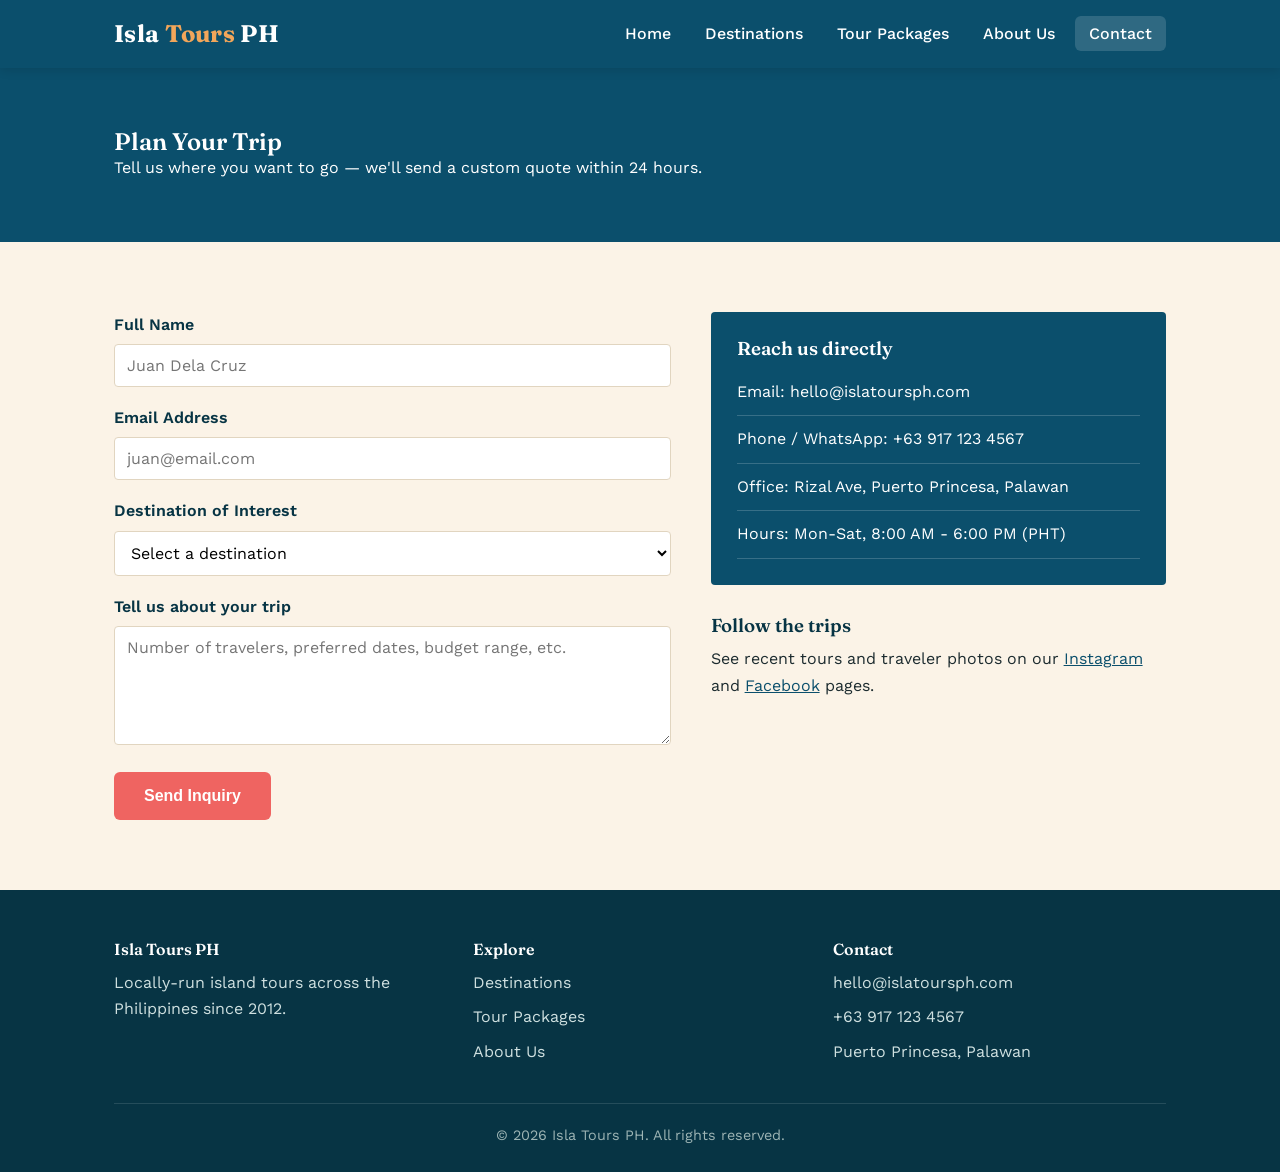
<file: contact.html>
<!DOCTYPE html>
<html lang="en">
<head>
  <meta charset="UTF-8">
  <meta name="viewport" content="width=device-width, initial-scale=1.0">
  <title>Contact — Isla Tours PH</title>
  <link rel="stylesheet" href="style.css">
</head>
<body>

  <header class="site-header">
    <div class="wrap">
      <a href="index.html" class="brand">Isla <span>Tours</span> PH</a>
      <button class="nav-toggle" id="navToggle" aria-expanded="false" aria-label="Toggle menu">☰</button>
      <nav class="main-nav" id="mainNav">
        <ul>
          <li><a href="index.html">Home</a></li>
          <li><a href="destinations.html">Destinations</a></li>
          <li><a href="tours.html">Tour Packages</a></li>
          <li><a href="about.html">About Us</a></li>
          <li><a href="contact.html">Contact</a></li>
        </ul>
      </nav>
    </div>
  </header>

  <section class="about-hero">
    <div class="wrap">
      <h1>Plan Your Trip</h1>
      <p>Tell us where you want to go — we'll send a custom quote within 24 hours.</p>
    </div>
  </section>

  <section>
    <div class="wrap">
      <div class="contact-layout">

        <div>
          <form id="contactForm" novalidate>
            <div class="field">
              <label for="fullName">Full Name</label>
              <input type="text" id="fullName" name="fullName" placeholder="Juan Dela Cruz">
              <p class="error-text">Please enter your full name (at least 2 characters).</p>
            </div>

            <div class="field">
              <label for="email">Email Address</label>
              <input type="email" id="email" name="email" placeholder="juan@email.com">
              <p class="error-text">Please enter a valid email address.</p>
            </div>

            <div class="field">
              <label for="destination">Destination of Interest</label>
              <select id="destination" name="destination">
                <option value="">Select a destination</option>
                <option value="el-nido">El Nido / Coron, Palawan</option>
                <option value="siargao">Siargao</option>
                <option value="bohol">Bohol</option>
                <option value="boracay">Boracay</option>
                <option value="banaue">Banaue Rice Terraces</option>
                <option value="cebu">Cebu & Oslob</option>
                <option value="custom">Custom multi-island itinerary</option>
              </select>
              <p class="error-text">Please select a destination.</p>
            </div>

            <div class="field">
              <label for="message">Tell us about your trip</label>
              <textarea id="message" name="message" rows="5" placeholder="Number of travelers, preferred dates, budget range, etc."></textarea>
              <p class="error-text">Please share a few more details (at least 10 characters).</p>
            </div>

            <button type="submit" class="btn btn-primary">Send Inquiry</button>
            <div id="formStatus"></div>
          </form>
        </div>

        <div>
          <div class="info-box">
            <h3>Reach us directly</h3>
            <div class="info-line">Email: hello@islatoursph.com</div>
            <div class="info-line">Phone / WhatsApp: +63 917 123 4567</div>
            <div class="info-line">Office: Rizal Ave, Puerto Princesa, Palawan</div>
            <div class="info-line">Hours: Mon-Sat, 8:00 AM - 6:00 PM (PHT)</div>
          </div>

          <div style="margin-top:30px;">
            <h3 style="margin-bottom:10px;">Follow the trips</h3>
            <p>See recent tours and traveler photos on our <a href="https://www.instagram.com" target="_blank">Instagram</a> and <a href="https://www.facebook.com" target="_blank">Facebook</a> pages.</p>
          </div>
        </div>

      </div>
    </div>
  </section>

  <footer>
    <div class="wrap">
      <div class="grid">
        <div>
          <h4>Isla Tours PH</h4>
          <p>Locally-run island tours across the Philippines since 2012.</p>
        </div>
        <div>
          <h4>Explore</h4>
          <ul>
            <li><a href="destinations.html">Destinations</a></li>
            <li><a href="tours.html">Tour Packages</a></li>
            <li><a href="about.html">About Us</a></li>
          </ul>
        </div>
        <div>
          <h4>Contact</h4>
          <ul>
            <li><a href="mailto:hello@islatoursph.com">hello@islatoursph.com</a></li>
            <li><a href="tel:+639171234567">+63 917 123 4567</a></li>
            <li>Puerto Princesa, Palawan</li>
          </ul>
        </div>
      </div>
      <div class="footer-bottom">&copy; <span id="year"></span> Isla Tours PH. All rights reserved.</div>
    </div>
  </footer>

  <script src="script.js"></script>
</body>
</html>
</file>
<file: style.css>
@import url('https://fonts.googleapis.com/css2?family=Fraunces:opsz,wght@9..144,400;9..144,600;9..144,700&family=Work+Sans:wght@400;500;600;700&display=swap');

:root {
  --ocean: #0B4F6C;
  --ocean-dark: #073444;
  --lagoon: #1C7C7C;
  --sunset: #F2A65A;
  --coral: #EF6461;
  --sand: #FBF3E7;
  --ink: #1C2B2F;
  --white: #FFFFFF;
  --line: #E1D5C0;
  --max-width: 1100px;
}

* { box-sizing: border-box; margin: 0; padding: 0; }

html { scroll-behavior: smooth; }

body {
  font-family: 'Work Sans', sans-serif;
  background-color: var(--sand);
  color: var(--ink);
  line-height: 1.65;
}

h1, h2, h3, h4 {
  font-family: 'Fraunces', serif;
  color: var(--ocean-dark);
  line-height: 1.15;
  font-weight: 600;
}

p { max-width: 65ch; }

a { color: var(--ocean); }

img { max-width: 100%; display: block; }

.wrap {
  max-width: var(--max-width);
  margin: 0 auto;
  padding: 0 24px;
}

.site-header {
  background-color: var(--ocean);
  color: var(--white);
  position: sticky;
  top: 0;
  z-index: 50;
  box-shadow: 0 2px 10px rgba(0,0,0,0.12);
}

.site-header .wrap {
  display: flex;
  align-items: center;
  justify-content: space-between;
  padding-top: 14px;
  padding-bottom: 14px;
}

.brand {
  font-family: 'Fraunces', serif;
  font-size: 1.5rem;
  font-weight: 700;
  color: var(--white);
  text-decoration: none;
  letter-spacing: 0.3px;
}

.brand span { color: var(--sunset); }

.nav-toggle {
  display: none;
  background: none;
  border: 1px solid rgba(255,255,255,0.4);
  border-radius: 6px;
  color: var(--white);
  font-size: 1.4rem;
  padding: 4px 10px;
  cursor: pointer;
}

nav.main-nav ul {
  list-style: none;
  display: flex;
  gap: 6px;
}

nav.main-nav a {
  color: var(--white);
  text-decoration: none;
  padding: 8px 14px;
  border-radius: 6px;
  font-weight: 500;
  transition: background-color 0.2s ease;
}

nav.main-nav a:hover,
nav.main-nav a.active {
  background-color: rgba(255,255,255,0.15);
}

.hero {
  position: relative;
  color: var(--white);
  min-height: 78vh;
  display: flex;
  align-items: center;
  overflow: hidden;
}

.hero-slide {
  position: absolute;
  inset: 0;
  background-size: cover;
  background-position: center;
  opacity: 0;
  transition: opacity 1.4s ease-in-out;
}

.hero-slide.active { opacity: 1; }

.hero::after {
  content: "";
  position: absolute;
  inset: 0;
  background: linear-gradient(180deg, rgba(7,52,68,0.55) 0%, rgba(7,52,68,0.75) 100%);
}

.hero-content {
  position: relative;
  z-index: 2;
  max-width: 640px;
  padding: 0 24px;
  margin: 0 auto;
  width: 100%;
}

.hero-content .eyebrow {
  color: var(--sunset);
  font-weight: 600;
  margin-bottom: 10px;
  display: block;
}

.hero-content h1 {
  color: var(--white);
  font-size: clamp(2.2rem, 5vw, 3.4rem);
  margin-bottom: 16px;
}

.hero-content p {
  font-size: 1.15rem;
  margin-bottom: 26px;
  max-width: 50ch;
}

.btn {
  display: inline-block;
  padding: 13px 28px;
  border-radius: 6px;
  font-weight: 600;
  text-decoration: none;
  border: 2px solid transparent;
  cursor: pointer;
  font-size: 1rem;
  transition: transform 0.15s ease, background-color 0.2s ease, color 0.2s ease;
}

.btn-primary {
  background-color: var(--coral);
  color: var(--white);
}

.btn-primary:hover { transform: translateY(-2px); background-color: #e35452; }

.btn-outline {
  background-color: transparent;
  border-color: var(--white);
  color: var(--white);
}

.btn-outline:hover { background-color: rgba(255,255,255,0.12); }

.btn-dark {
  background-color: var(--ocean);
  color: var(--white);
}

.btn-dark:hover { background-color: var(--ocean-dark); }

section { padding: 70px 0; }

.section-head {
  max-width: 620px;
  margin-bottom: 40px;
}

.section-head p { color: #4b5a5d; }

.alt-bg { background-color: var(--white); }

.grid {
  display: grid;
  grid-template-columns: repeat(auto-fit, minmax(260px, 1fr));
  gap: 26px;
}

.place-card {
  background-color: var(--white);
  border: 1px solid var(--line);
  border-radius: 4px;
  overflow: hidden;
}

.place-card img {
  width: 100%;
  height: 190px;
  object-fit: cover;
}

.place-card .place-body { padding: 20px; }

.place-card h3 { font-size: 1.25rem; margin-bottom: 6px; }

.place-card .place-meta {
  color: var(--lagoon);
  font-weight: 600;
  font-size: 0.9rem;
  margin-bottom: 10px;
}

.tour-card {
  border: 1px solid var(--line);
  border-radius: 4px;
  background: var(--white);
  display: grid;
  grid-template-columns: 240px 1fr;
  overflow: hidden;
  margin-bottom: 24px;
}

.tour-card img { height: 100%; object-fit: cover; }

.tour-body { padding: 24px; }

.tour-body .price {
  color: var(--coral);
  font-weight: 700;
  font-size: 1.3rem;
  font-family: 'Fraunces', serif;
}

.tour-body ul {
  margin: 12px 0 16px 20px;
  color: #3d4a4d;
}

.tag {
  display: inline-block;
  background-color: var(--sand);
  border: 1px solid var(--line);
  color: var(--ocean-dark);
  font-size: 0.8rem;
  font-weight: 600;
  padding: 4px 10px;
  border-radius: 4px;
  margin-right: 6px;
  margin-bottom: 10px;
}

.stats {
  background-color: var(--ocean-dark);
  color: var(--white);
}

.stats .grid {
  grid-template-columns: repeat(auto-fit, minmax(160px, 1fr));
  text-align: center;
}

.stats .stat-number {
  font-family: 'Fraunces', serif;
  font-size: 2.4rem;
  color: var(--sunset);
}

.clock-countdown {
  background-color: var(--lagoon);
  color: var(--white);
  padding: 40px 0;
}

.cc-grid {
  display: grid;
  grid-template-columns: repeat(auto-fit, minmax(260px, 1fr));
  gap: 26px;
  text-align: center;
}

.cc-box {
  background-color: rgba(255,255,255,0.08);
  border: 1px solid rgba(255,255,255,0.25);
  border-radius: 6px;
  padding: 22px;
}

.cc-label {
  font-weight: 600;
  font-size: 0.95rem;
  margin-bottom: 10px;
  color: var(--sunset);
}

.cc-value {
  font-family: 'Fraunces', serif;
  font-size: 1.6rem;
  font-weight: 700;
  color: var(--white);
}

.testimonial-card {
  background-color: var(--sand);
  border-left: 4px solid var(--sunset);
  padding: 22px;
  border-radius: 2px;
}

.testimonial-card .who {
  margin-top: 12px;
  font-weight: 600;
  color: var(--ocean-dark);
}

.faq-item {
  border-bottom: 1px solid var(--line);
}

.faq-question {
  width: 100%;
  text-align: left;
  background: none;
  border: none;
  padding: 18px 4px;
  font-family: 'Fraunces', serif;
  font-size: 1.05rem;
  font-weight: 600;
  color: var(--ocean-dark);
  cursor: pointer;
  display: flex;
  justify-content: space-between;
  align-items: center;
}

.faq-question .icon { color: var(--coral); font-size: 1.3rem; }

.faq-answer {
  max-height: 0;
  overflow: hidden;
  transition: max-height 0.3s ease;
  color: #4b5a5d;
  padding: 0 4px;
}

.faq-item.open .faq-answer {
  max-height: 300px;
  padding-bottom: 18px;
}

.contact-layout {
  display: grid;
  grid-template-columns: 1.1fr 0.9fr;
  gap: 40px;
}

form .field { margin-bottom: 18px; }

form label {
  display: block;
  font-weight: 600;
  margin-bottom: 6px;
  color: var(--ocean-dark);
}

form input,
form select,
form textarea {
  width: 100%;
  padding: 11px 12px;
  border: 1px solid var(--line);
  border-radius: 4px;
  font-family: inherit;
  font-size: 1rem;
  background-color: var(--white);
}

form input:focus,
form select:focus,
form textarea:focus {
  outline: 2px solid var(--lagoon);
  outline-offset: 1px;
}

.error-text {
  color: var(--coral);
  font-size: 0.85rem;
  margin-top: 4px;
  display: none;
}

.field.invalid input,
.field.invalid select,
.field.invalid textarea {
  border-color: var(--coral);
}

.field.invalid .error-text { display: block; }

#formStatus {
  margin-top: 14px;
  font-weight: 600;
  padding: 12px 14px;
  border-radius: 4px;
  display: none;
}

#formStatus.show { display: block; }

#formStatus.success {
  background-color: #e4f2ec;
  color: #1e6b4d;
  border: 1px solid #b6ddc8;
}

.info-box {
  background-color: var(--ocean);
  color: var(--white);
  padding: 26px;
  border-radius: 4px;
}

.info-box h3 { color: var(--white); margin-bottom: 10px; }

.info-box .info-line {
  padding: 10px 0;
  border-bottom: 1px solid rgba(255,255,255,0.18);
}

.about-hero {
  background-color: var(--ocean);
  color: var(--white);
  padding: 60px 0;
}

.about-hero h1 { color: var(--white); }

.split {
  display: grid;
  grid-template-columns: 1fr 1fr;
  gap: 40px;
  align-items: center;
}

.team-card { text-align: center; }

.team-card img {
  border-radius: 50%;
  width: 140px;
  height: 140px;
  object-fit: cover;
  margin: 0 auto 14px;
}

.team-card h4 { margin-bottom: 4px; }

.team-card .role {
  color: var(--lagoon);
  font-weight: 600;
  font-size: 0.9rem;
}

footer {
  background-color: var(--ocean-dark);
  color: #cfe0e0;
  padding: 50px 0 24px;
}

footer .grid {
  grid-template-columns: repeat(auto-fit, minmax(200px, 1fr));
  margin-bottom: 30px;
}

footer h4 { color: var(--white); margin-bottom: 12px; font-size: 1rem; }

footer ul { list-style: none; }

footer ul li { margin-bottom: 8px; }

footer a { color: #cfe0e0; text-decoration: none; }

footer a:hover { color: var(--sunset); }

.footer-bottom {
  border-top: 1px solid rgba(255,255,255,0.12);
  padding-top: 20px;
  text-align: center;
  font-size: 0.9rem;
  color: #9db4b4;
}

@media (max-width: 800px) {
  .tour-card { grid-template-columns: 1fr; }
  .tour-card img { height: 200px; }
  .contact-layout { grid-template-columns: 1fr; }
  .split { grid-template-columns: 1fr; }
}

@media (max-width: 700px) {
  .nav-toggle { display: inline-block; }

  nav.main-nav {
    display: none;
    width: 100%;
    order: 3;
  }

  nav.main-nav.open { display: block; }

  nav.main-nav ul {
    flex-direction: column;
    padding-bottom: 14px;
  }

  .site-header .wrap { flex-wrap: wrap; }
}
</file>
